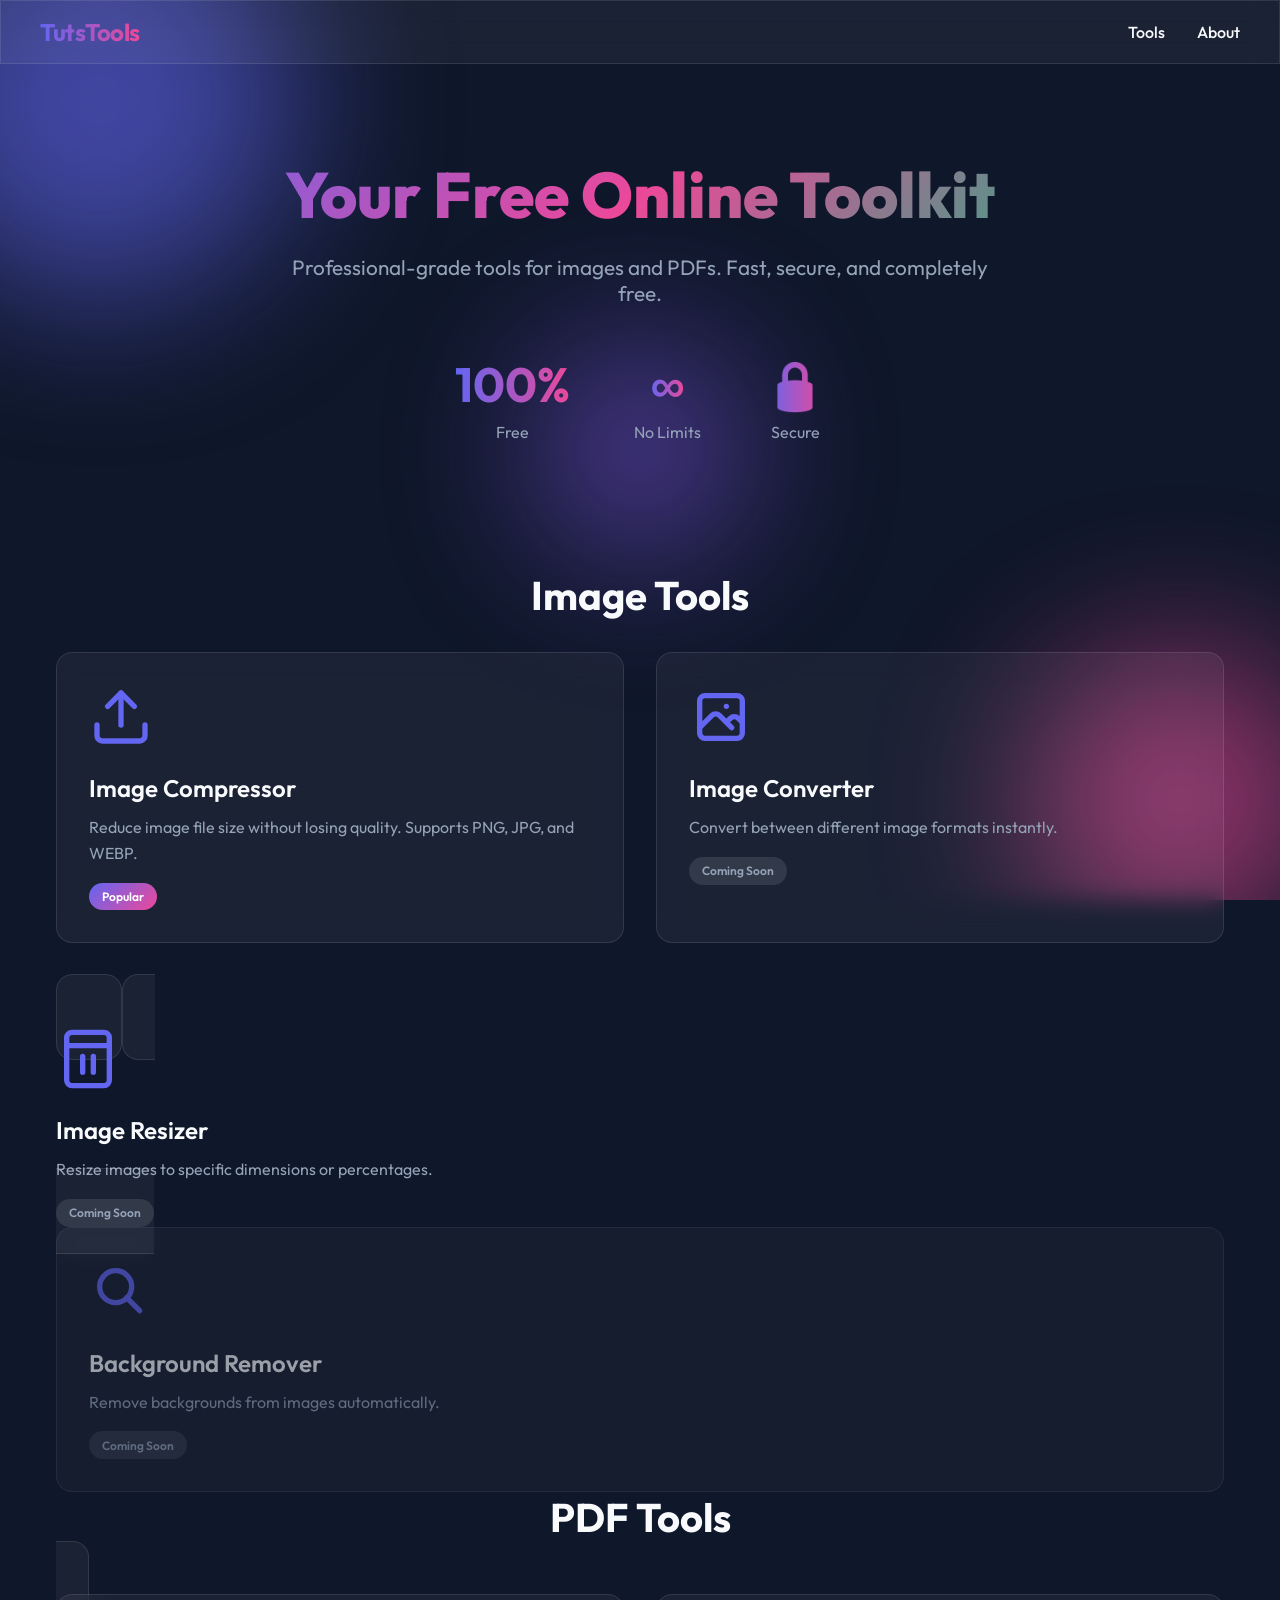
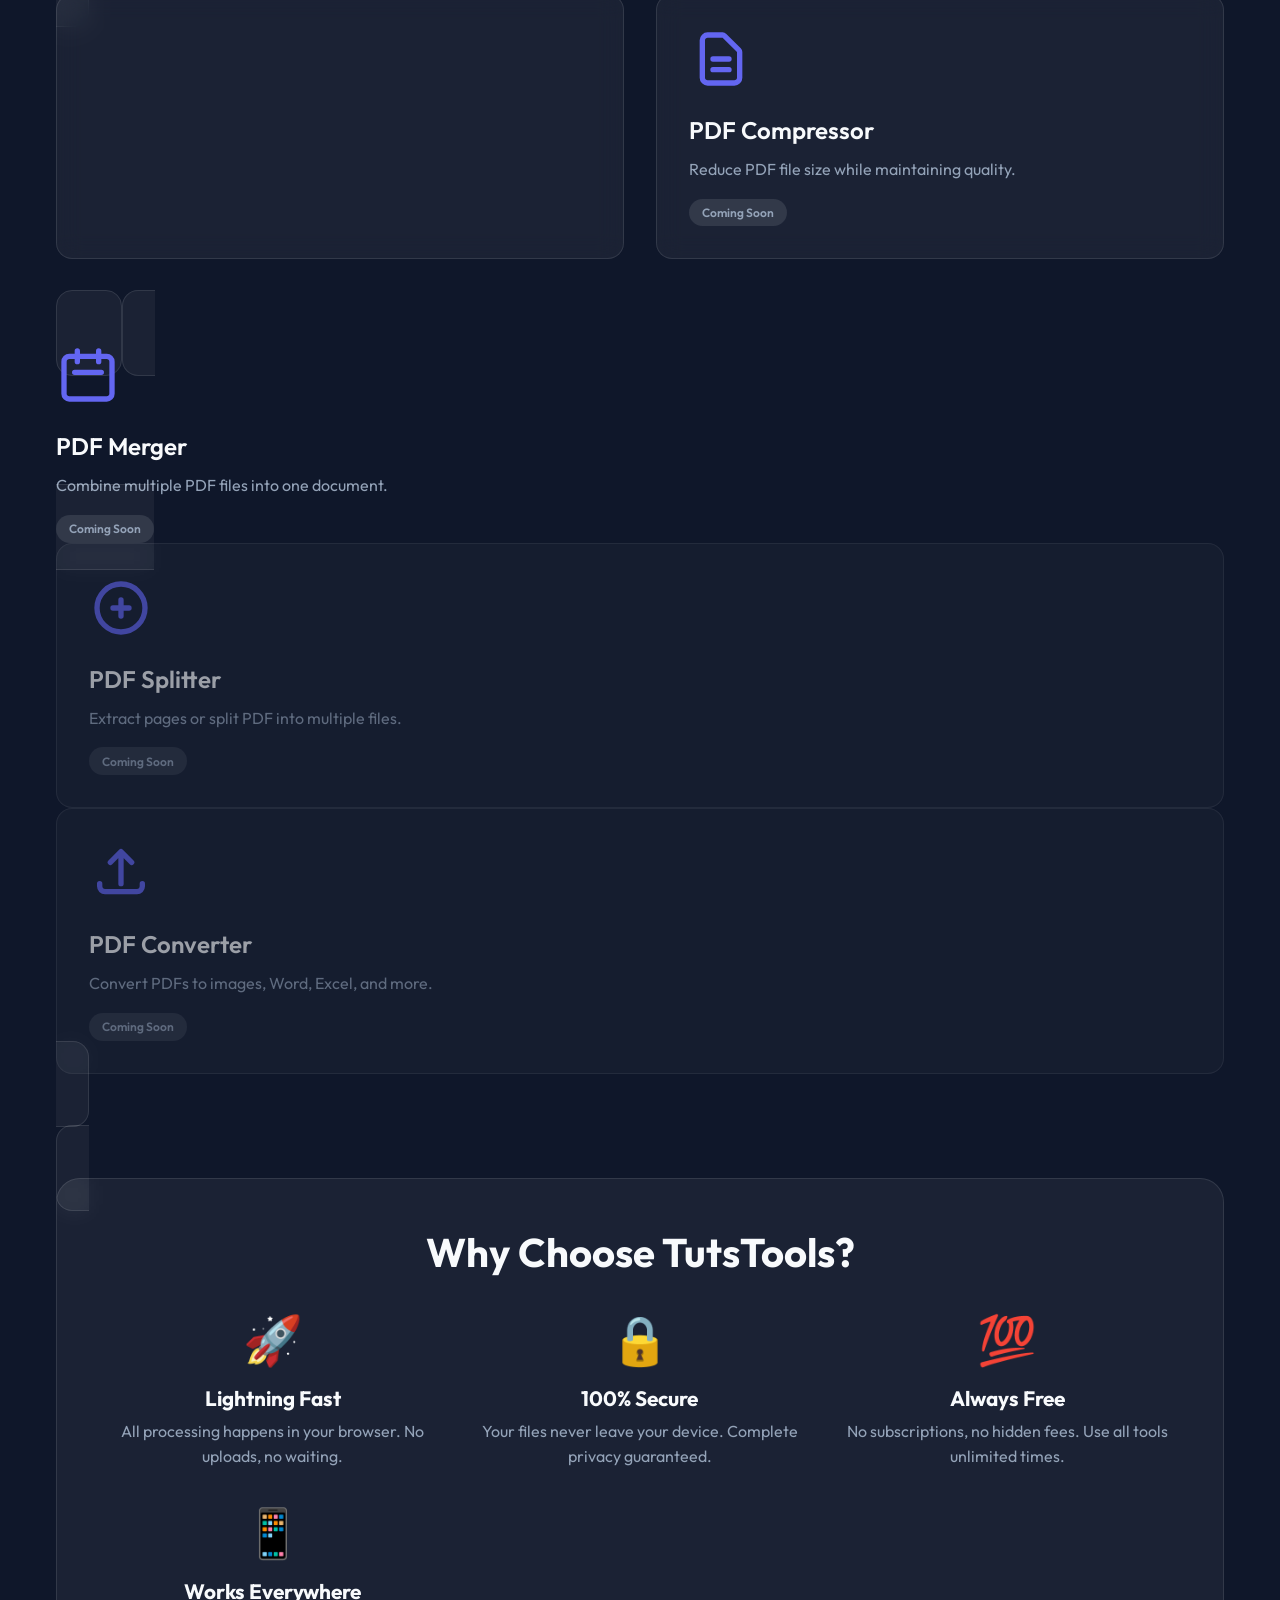
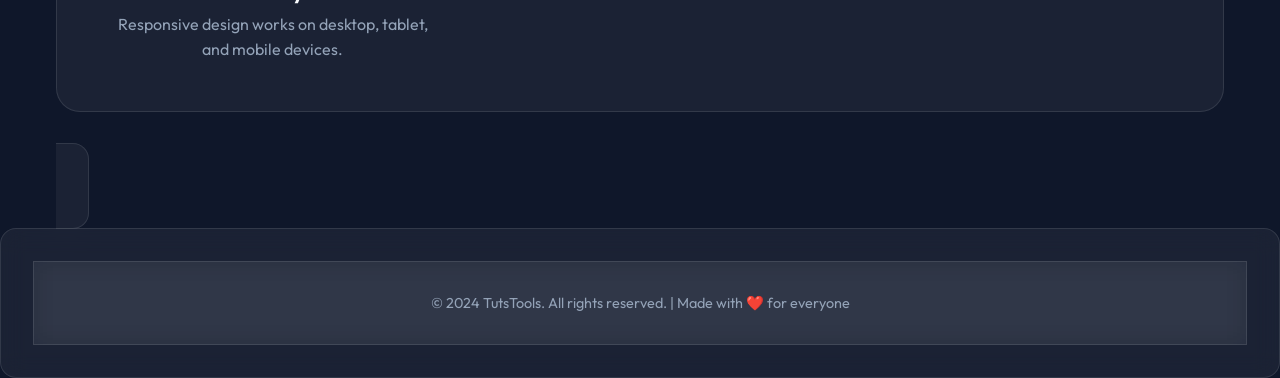
<file: index.html>
<!DOCTYPE html>
<html lang="en">

<head>
    <meta charset="UTF-8">
    <meta name="viewport" content="width=device-width, initial-scale=1.0">
    <meta name="description"
        content="Free online tools for image and PDF manipulation. Compress, convert, merge, and optimize your files with our easy-to-use web tools.">
    <meta name="keywords" content="online tools, image tools, pdf tools, free converter, image compressor, pdf merger">
    <meta name="author" content="TutsTools">
    <title>TutsTools - Free Online Image & PDF Tools</title>

    <!-- Open Graph / Facebook -->
    <meta property="og:type" content="website">
    <meta property="og:url" content="https://tutstools.com/">
    <meta property="og:title" content="TutsTools - Free Online Image & PDF Tools">
    <meta property="og:description"
        content="Free online tools for image and PDF manipulation. Compress, convert, merge, and optimize your files.">
    <meta property="og:image" content="https://tutstools.com/og-image.jpg">

    <!-- Twitter -->
    <meta property="twitter:card" content="summary_large_image">
    <meta property="twitter:url" content="https://tutstools.com/">
    <meta property="twitter:title" content="TutsTools - Free Online Image & PDF Tools">
    <meta property="twitter:description"
        content="Free online tools for image and PDF manipulation. Compress, convert, merge, and optimize your files.">
    <meta property="twitter:image" content="https://tutstools.com/og-image.jpg">

    <link rel="canonical" href="https://tutstools.com/">

    <!-- Google Fonts -->
    <link rel="preconnect" href="https://fonts.googleapis.com">
    <link rel="preconnect" href="https://fonts.gstatic.com" crossorigin>
    <link href="https://fonts.googleapis.com/css2?family=Outfit:wght@300;400;500;600;700;800&display=swap"
        rel="stylesheet">

    <!-- Styles -->
    <link rel="stylesheet" href="style.css">

    <!-- Google AdSense Placeholder -->
    <script async src="https://pagead2.googlesyndication.com/pagead/js/adsbygoogle.js?client=YOUR_AD_CLIENT_ID"
        crossorigin="anonymous"></script>
</head>

<body>

    <div class="background-blobs">
        <div class="blob blob-1"></div>
        <div class="blob blob-2"></div>
        <div class="blob blob-3"></div>
    </div>

    <header class="glass-header">
        <nav class="nav-container">
            <div class="logo">TutsTools</div>
            <div class="nav-links">
                <a href="#tools">Tools</a>
                <a href="#about">About</a>
            </div>
        </nav>
    </header>

    <main class="homepage-container">

        <!-- Hero Section -->
        <section class="hero-section">
            <h1 class="hero-title-large">Your Free Online Toolkit</h1>
            <p class="hero-subtitle-large">Professional-grade tools for images and PDFs. Fast, secure, and completely
                free.</p>
            <div class="hero-stats">
                <div class="stat-item">
                    <span class="stat-number">100%</span>
                    <span class="stat-label">Free</span>
                </div>
                <div class="stat-item">
                    <span class="stat-number">∞</span>
                    <span class="stat-label">No Limits</span>
                </div>
                <div class="stat-item">
                    <span class="stat-number">🔒</span>
                    <span class="stat-label">Secure</span>
                </div>
            </div>
        </section>

        <!-- Tools Section -->
        <section class="tools-section" id="tools">
            <h2 class="section-title">Image Tools</h2>
            <div class="tools-grid">
                <a href="image-compressor.html" class="tool-card glass-panel">
                    <div class="tool-icon">
                        <svg viewBox="0 0 24 24" fill="none" xmlns="http://www.w3.org/2000/svg">
                            <path
                                d="M21 15V19C21 19.5304 20.7893 20.0391 20.4142 20.4142C20.0391 20.7893 19.5304 21 19 21H5C4.46957 21 3.96086 20.7893 3.58579 20.4142C3.21071 20.0391 3 19.5304 3 19V15"
                                stroke="currentColor" stroke-width="2" stroke-linecap="round" stroke-linejoin="round" />
                            <path d="M17 8L12 3L7 8" stroke="currentColor" stroke-width="2" stroke-linecap="round"
                                stroke-linejoin="round" />
                            <path d="M12 3V15" stroke="currentColor" stroke-width="2" stroke-linecap="round"
                                stroke-linejoin="round" />
                        </svg>
                    </div>
                    <h3 class="tool-title">Image Compressor</h3>
                    <p class="tool-description">Reduce image file size without losing quality. Supports PNG, JPG, and
                        WEBP.</p>
                    <span class="tool-badge">Popular</span>
                </a>

                <a href="image-converter.html" class="tool-card glass-panel">
                    <div class="tool-icon">
                        <svg viewBox="0 0 24 24" fill="none" xmlns="http://www.w3.org/2000/svg">
                            <path
                                d="M4 16L8.586 11.414C8.96106 11.0391 9.46967 10.8284 10 10.8284C10.5303 10.8284 11.0389 11.0391 11.414 11.414L16 16M14 14L15.586 12.414C15.9611 12.0391 16.4697 11.8284 17 11.8284C17.5303 11.8284 18.0389 12.0391 18.414 12.414L20 14M14 8H14.01M6 20H18C18.5304 20 19.0391 19.7893 19.4142 19.4142C19.7893 19.0391 20 18.5304 20 18V6C20 5.46957 19.7893 4.96086 19.4142 4.58579C19.0391 4.21071 18.5304 4 18 4H6C5.46957 4 4.96086 4.21071 4.58579 4.58579C4.21071 4.96086 4 5.46957 4 6V18C4 18.5304 4.21071 19.0391 4.58579 19.4142C4.96086 19.7893 5.46957 20 6 20Z"
                                stroke="currentColor" stroke-width="2" stroke-linecap="round" stroke-linejoin="round" />
                        </svg>
                    </div>
                    <h3 class="tool-title">Image Converter</h3>
                    <p class="tool-description">Convert between different image formats instantly.</p>
                    <span class="tool-badge coming">Coming Soon</span>
            </div>

            <a href="image-resizer.html" class="tool-card glass-panel">
                <div class="tool-icon">
                    <svg viewBox="0 0 24 24" fill="none" xmlns="http://www.w3.org/2000/svg">
                        <path
                            d="M4 7V4C4 3.46957 4.21071 2.96086 4.58579 2.58579C4.96086 2.21071 5.46957 2 6 2H18C18.5304 2 19.0391 2.21071 19.4142 2.58579C19.7893 2.96086 20 3.46957 20 4V7M4 7H20M4 7V20C4 20.5304 4.21071 21.0391 4.58579 21.4142C4.96086 21.7893 5.46957 22 6 22H18C18.5304 22 19.0391 21.7893 19.4142 21.4142C19.7893 21.0391 20 20.5304 20 20V7M10 11V17M14 11V17"
                            stroke="currentColor" stroke-width="2" stroke-linecap="round" stroke-linejoin="round" />
                    </svg>
                </div>
                <h3 class="tool-title">Image Resizer</h3>
                <p class="tool-description">Resize images to specific dimensions or percentages.</p>
                <span class="tool-badge coming">Coming Soon</span>
                </div>

                <div class="tool-card glass-panel coming-soon">
                    <div class="tool-icon">
                        <svg viewBox="0 0 24 24" fill="none" xmlns="http://www.w3.org/2000/svg">
                            <path
                                d="M14.121 14.121L19 19M16 10C16 13.3137 13.3137 16 10 16C6.68629 16 4 13.3137 4 10C4 6.68629 6.68629 4 10 4C13.3137 4 16 6.68629 16 10Z"
                                stroke="currentColor" stroke-width="2" stroke-linecap="round" stroke-linejoin="round" />
                        </svg>
                    </div>
                    <h3 class="tool-title">Background Remover</h3>
                    <p class="tool-description">Remove backgrounds from images automatically.</p>
                    <span class="tool-badge coming">Coming Soon</span>
                </div>
                </div>

                <h2 class="section-title">PDF Tools</h2>
                <div class="tools-grid">
                    <a href="pdf-compressor.html" class="tool-card glass-panel">
                        <div class="tool-icon">
                            <svg viewBox="0 0 24 24" fill="none" xmlns="http://www.w3.org/2000/svg">
                                <path
                                    d="M9 12H15M9 16H15M17 21H7C6.46957 21 5.96086 20.7893 5.58579 20.4142C5.21071 20.0391 5 19.5304 5 19V5C5 4.46957 5.21071 3.96086 5.58579 3.58579C5.96086 3.21071 6.46957 3 7 3H12.586C12.8512 3.00006 13.1055 3.10545 13.293 3.293L18.707 8.707C18.8946 8.89449 18.9999 9.1488 19 9.414V19C19 19.5304 18.7893 20.0391 18.4142 20.4142C18.0391 20.7893 17.5304 21 17 21Z"
                                    stroke="currentColor" stroke-width="2" stroke-linecap="round"
                                    stroke-linejoin="round" />
                            </svg>
                        </div>
                        <h3 class="tool-title">PDF Compressor</h3>
                        <p class="tool-description">Reduce PDF file size while maintaining quality.</p>
                        <span class="tool-badge coming">Coming Soon</span>
                </div>

                <a href="pdf-merger.html" class="tool-card glass-panel">
                    <div class="tool-icon">
                        <svg viewBox="0 0 24 24" fill="none" xmlns="http://www.w3.org/2000/svg">
                            <path
                                d="M8 7V3M16 7V3M7 11H17M5 21H19C19.5304 21 20.0391 20.7893 20.4142 20.4142C20.7893 20.0391 21 19.5304 21 19V7C21 6.46957 20.7893 5.96086 20.4142 5.58579C20.0391 5.21071 19.5304 5 19 5H5C4.46957 5 3.96086 5.21071 3.58579 5.58579C3.21071 5.96086 3 6.46957 3 7V19C3 19.5304 3.21071 20.0391 3.58579 20.4142C3.96086 20.7893 4.46957 21 5 21Z"
                                stroke="currentColor" stroke-width="2" stroke-linecap="round" stroke-linejoin="round" />
                        </svg>
                    </div>
                    <h3 class="tool-title">PDF Merger</h3>
                    <p class="tool-description">Combine multiple PDF files into one document.</p>
                    <span class="tool-badge coming">Coming Soon</span>
                    </div>

                    <div class="tool-card glass-panel coming-soon">
                        <div class="tool-icon">
                            <svg viewBox="0 0 24 24" fill="none" xmlns="http://www.w3.org/2000/svg">
                                <path
                                    d="M9 12H15M12 9V15M21 12C21 16.9706 16.9706 21 12 21C7.02944 21 3 16.9706 3 12C3 7.02944 7.02944 3 12 3C16.9706 3 21 7.02944 21 12Z"
                                    stroke="currentColor" stroke-width="2" stroke-linecap="round"
                                    stroke-linejoin="round" />
                            </svg>
                        </div>
                        <h3 class="tool-title">PDF Splitter</h3>
                        <p class="tool-description">Extract pages or split PDF into multiple files.</p>
                        <span class="tool-badge coming">Coming Soon</span>
                    </div>

                    <div class="tool-card glass-panel coming-soon">
                        <div class="tool-icon">
                            <svg viewBox="0 0 24 24" fill="none" xmlns="http://www.w3.org/2000/svg">
                                <path
                                    d="M4 16V17C4 17.5304 4.21071 18.0391 4.58579 18.4142C4.96086 18.7893 5.46957 19 6 19H18C18.5304 19 19.0391 18.7893 19.4142 18.4142C19.7893 18.0391 20 17.5304 20 17V16M16 8L12 4M12 4L8 8M12 4V16"
                                    stroke="currentColor" stroke-width="2" stroke-linecap="round"
                                    stroke-linejoin="round" />
                            </svg>
                        </div>
                        <h3 class="tool-title">PDF Converter</h3>
                        <p class="tool-description">Convert PDFs to images, Word, Excel, and more.</p>
                        <span class="tool-badge coming">Coming Soon</span>
                    </div>
                    </div>
        </section>

        <!-- About Section -->
        <section class="about-section glass-panel" id="about">
            <h2 class="section-title">Why Choose TutsTools?</h2>
            <div class="features-grid">
                <div class="feature-item">
                    <div class="feature-icon">🚀</div>
                    <h3>Lightning Fast</h3>
                    <p>All processing happens in your browser. No uploads, no waiting.</p>
                </div>
                <div class="feature-item">
                    <div class="feature-icon">🔒</div>
                    <h3>100% Secure</h3>
                    <p>Your files never leave your device. Complete privacy guaranteed.</p>
                </div>
                <div class="feature-item">
                    <div class="feature-icon">💯</div>
                    <h3>Always Free</h3>
                    <p>No subscriptions, no hidden fees. Use all tools unlimited times.</p>
                </div>
                <div class="feature-item">
                    <div class="feature-icon">📱</div>
                    <h3>Works Everywhere</h3>
                    <p>Responsive design works on desktop, tablet, and mobile devices.</p>
                </div>
            </div>
        </section>

    </main>

    <footer class="glass-footer">
        <p>&copy; 2024 TutsTools. All rights reserved. | Made with ❤️ for everyone</p>
    </footer>

</body>

</html>
</file>
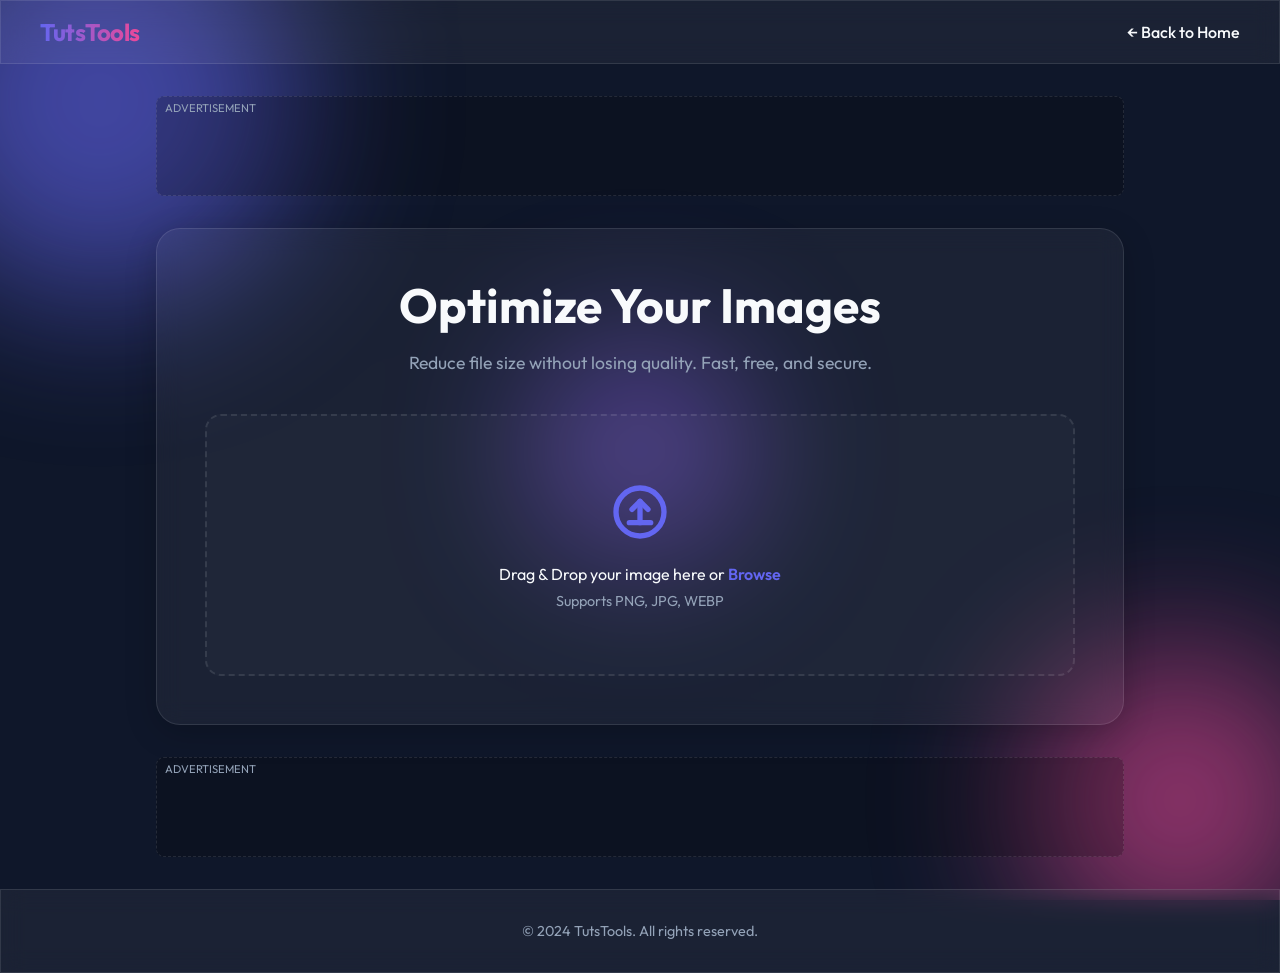
<file: image-compressor.html>
<!DOCTYPE html>
<html lang="en">

<head>
    <meta charset="UTF-8">
    <meta name="viewport" content="width=device-width, initial-scale=1.0">
    <meta name="description"
        content="Free online image compression tool. Optimize your images for the web with adjustable compression levels. Fast, secure, and fully responsive.">
    <meta name="keywords"
        content="image compressor, reduce image size, optimize image, online image tool, jpeg compressor, png optimizer">
    <meta name="author" content="TutsTools">
    <title>Image Compressor - TutsTools</title>

    <!-- Google Fonts -->
    <link rel="preconnect" href="https://fonts.googleapis.com">
    <link rel="preconnect" href="https://fonts.gstatic.com" crossorigin>
    <link href="https://fonts.googleapis.com/css2?family=Outfit:wght@300;400;500;600;700&display=swap" rel="stylesheet">

    <!-- Styles -->
    <link rel="stylesheet" href="style.css">

    <!-- Google AdSense Placeholder -->
    <script async src="https://pagead2.googlesyndication.com/pagead/js/adsbygoogle.js?client=YOUR_AD_CLIENT_ID"
        crossorigin="anonymous"></script>
</head>

<body>

    <div class="background-blobs">
        <div class="blob blob-1"></div>
        <div class="blob blob-2"></div>
        <div class="blob blob-3"></div>
    </div>

    <header class="glass-header">
        <nav class="nav-container">
            <a href="index.html" class="logo" style="text-decoration: none;">TutsTools</a>
            <a href="index.html" style="color: var(--text-main); text-decoration: none; font-weight: 500;">← Back to
                Home</a>
        </nav>
    </header>

    <main class="container">

        <!-- Top Ad Space -->
        <div class="ad-space ad-top">
            <span class="ad-label">Advertisement</span>
            <ins class="adsbygoogle" style="display:block" data-ad-client="YOUR_AD_CLIENT_ID"
                data-ad-slot="YOUR_AD_SLOT_ID" data-ad-format="auto" data-full-width-responsive="true"></ins>
            <script>
                (adsbygoogle = window.adsbygoogle || []).push({});
            </script>
        </div>

        <section class="tool-section glass-panel">
            <h1 class="hero-title">Optimize Your Images</h1>
            <p class="hero-subtitle">Reduce file size without losing quality. Fast, free, and secure.</p>

            <div class="upload-area" id="uploadArea">
                <input type="file" id="fileInput" accept="image/png, image/jpeg, image/webp" hidden>
                <div class="upload-content">
                    <svg class="upload-icon" viewBox="0 0 24 24" fill="none" xmlns="http://www.w3.org/2000/svg">
                        <path d="M12 16L12 8" stroke="currentColor" stroke-width="2" stroke-linecap="round"
                            stroke-linejoin="round" />
                        <path d="M9 11L12 8 15 11" stroke="currentColor" stroke-width="2" stroke-linecap="round"
                            stroke-linejoin="round" />
                        <path d="M8 16H16" stroke="currentColor" stroke-width="2" stroke-linecap="round"
                            stroke-linejoin="round" />
                        <path
                            d="M3 12C3 7.02944 7.02944 3 12 3C16.9706 3 21 7.02944 21 12C21 16.9706 16.9706 21 12 21C7.02944 21 3 16.9706 3 12Z"
                            stroke="currentColor" stroke-width="2" />
                    </svg>
                    <p>Drag & Drop your image here or <span class="highlight">Browse</span></p>
                    <p class="file-types">Supports PNG, JPG, WEBP</p>
                </div>
            </div>

            <div class="editor-area hidden" id="editorArea">
                <div class="preview-container">
                    <div class="image-wrapper">
                        <span class="badge">Original</span>
                        <img id="originalPreview" alt="Original Image">
                        <div class="file-info" id="originalInfo">0 KB</div>
                    </div>
                    <div class="image-wrapper">
                        <span class="badge">Compressed</span>
                        <img id="compressedPreview" alt="Compressed Image">
                        <div class="file-info" id="compressedInfo">0 KB</div>
                    </div>
                </div>

                <div class="controls">
                    <div class="settings-grid">
                        <div class="control-group">
                            <label for="formatSelect">Output Format</label>
                            <select id="formatSelect">
                                <option value="original">Keep Original</option>
                                <option value="image/jpeg">JPEG</option>
                                <option value="image/png">PNG</option>
                                <option value="image/webp">WEBP</option>
                            </select>
                        </div>
                        <div class="control-group">
                            <label for="maxWidth">Max Width (px)</label>
                            <input type="number" id="maxWidth" placeholder="Auto">
                        </div>
                        <div class="control-group">
                            <label for="maxHeight">Max Height (px)</label>
                            <input type="number" id="maxHeight" placeholder="Auto">
                        </div>
                    </div>

                    <div class="slider-container">
                        <label for="qualitySlider">Compression Level: <span id="qualityValue">80%</span></label>
                        <input type="range" id="qualitySlider" min="1" max="100" value="80">
                        <div class="slider-labels">
                            <span>Low Quality</span>
                            <span>High Quality</span>
                        </div>
                    </div>

                    <div class="action-buttons">
                        <button id="downloadBtn" class="btn-primary">
                            Download Compressed Image
                        </button>
                        <button id="resetBtn" class="btn-secondary">
                            Upload New Image
                        </button>
                    </div>
                </div>
            </div>
        </section>

        <!-- Bottom Ad Space -->
        <div class="ad-space ad-bottom">
            <span class="ad-label">Advertisement</span>
            <ins class="adsbygoogle" style="display:block" data-ad-client="YOUR_AD_CLIENT_ID"
                data-ad-slot="YOUR_AD_SLOT_ID" data-ad-format="auto" data-full-width-responsive="true"></ins>
            <script>
                (adsbygoogle = window.adsbygoogle || []).push({});
            </script>
        </div>

    </main>

    <footer class="glass-footer">
        <p>&copy; 2024 TutsTools. All rights reserved.</p>
    </footer>

    <script src="script.js"></script>
</body>

</html>
</file>
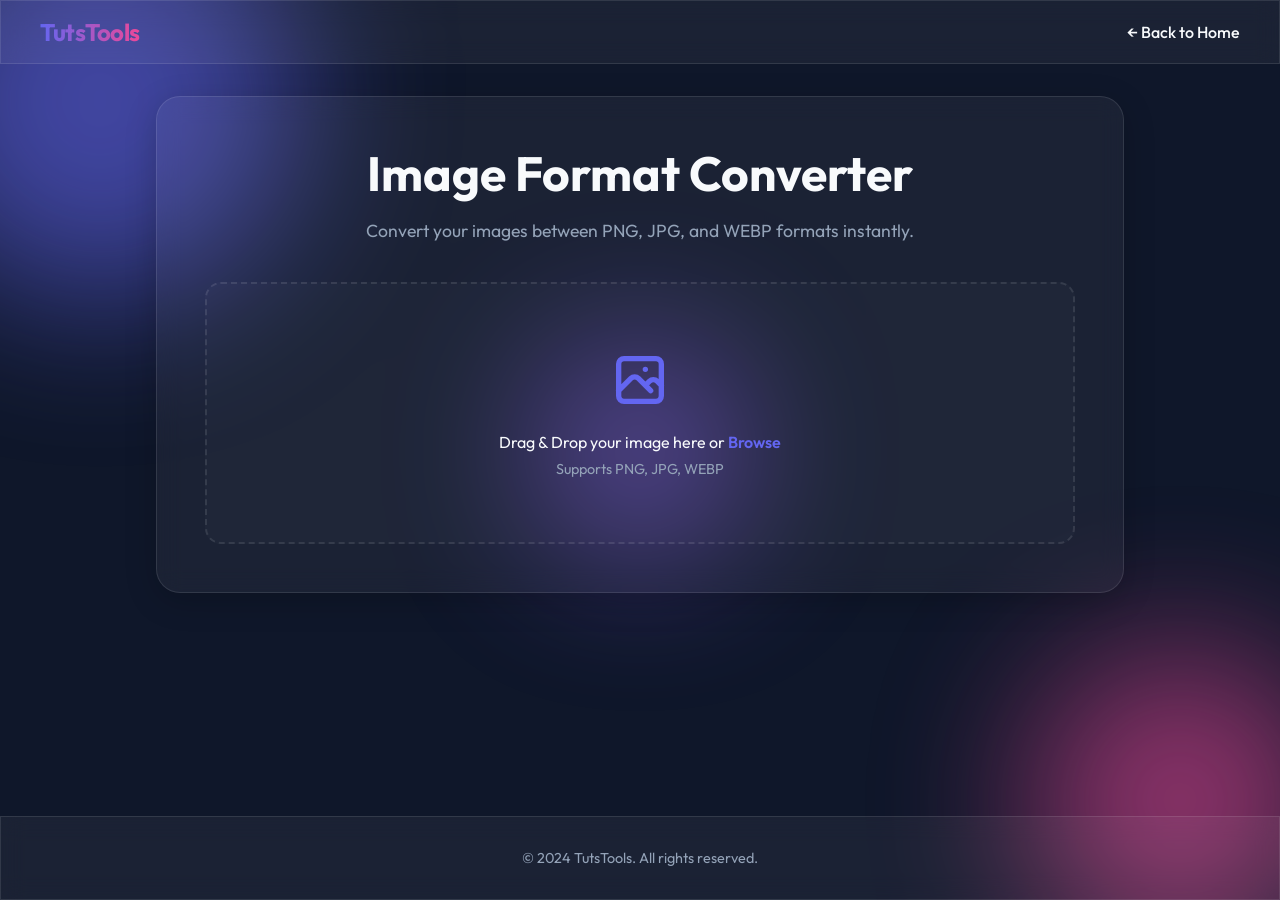
<file: image-converter.html>
<!DOCTYPE html>
<html lang="en">

<head>
    <meta charset="UTF-8">
    <meta name="viewport" content="width=device-width, initial-scale=1.0">
    <meta name="description"
        content="Free online image format converter. Convert between PNG, JPG, JPEG, and WEBP formats instantly.">
    <title>Image Converter - TutsTools</title>

    <link rel="preconnect" href="https://fonts.googleapis.com">
    <link rel="preconnect" href="https://fonts.gstatic.com" crossorigin>
    <link href="https://fonts.googleapis.com/css2?family=Outfit:wght@300;400;500;600;700&display=swap" rel="stylesheet">
    <link rel="stylesheet" href="style.css">
</head>

<body>
    <div class="background-blobs">
        <div class="blob blob-1"></div>
        <div class="blob blob-2"></div>
        <div class="blob blob-3"></div>
    </div>

    <header class="glass-header">
        <nav class="nav-container">
            <a href="index.html" class="logo" style="text-decoration: none;">TutsTools</a>
            <a href="index.html" style="color: var(--text-main); text-decoration: none; font-weight: 500;">← Back to
                Home</a>
        </nav>
    </header>

    <main class="container">
        <section class="tool-section glass-panel">
            <h1 class="hero-title">Image Format Converter</h1>
            <p class="hero-subtitle">Convert your images between PNG, JPG, and WEBP formats instantly.</p>

            <div class="upload-area" id="uploadArea">
                <input type="file" id="fileInput" accept="image/png, image/jpeg, image/jpg, image/webp" hidden>
                <div class="upload-content">
                    <svg class="upload-icon" viewBox="0 0 24 24" fill="none" xmlns="http://www.w3.org/2000/svg">
                        <path
                            d="M4 16L8.586 11.414C8.96106 11.0391 9.46967 10.8284 10 10.8284C10.5303 10.8284 11.0389 11.0391 11.414 11.414L16 16M14 14L15.586 12.414C15.9611 12.0391 16.4697 11.8284 17 11.8284C17.5303 11.8284 18.0389 12.0391 18.414 12.414L20 14M14 8H14.01M6 20H18C18.5304 20 19.0391 19.7893 19.4142 19.4142C19.7893 19.0391 20 18.5304 20 18V6C20 5.46957 19.7893 4.96086 19.4142 4.58579C19.0391 4.21071 18.5304 4 18 4H6C5.46957 4 4.96086 4.21071 4.58579 4.58579C4.21071 4.96086 4 5.46957 4 6V18C4 18.5304 4.21071 19.0391 4.58579 19.4142C4.96086 19.7893 5.46957 20 6 20Z"
                            stroke="currentColor" stroke-width="2" stroke-linecap="round" stroke-linejoin="round" />
                    </svg>
                    <p>Drag & Drop your image here or <span class="highlight">Browse</span></p>
                    <p class="file-types">Supports PNG, JPG, WEBP</p>
                </div>
            </div>

            <div class="editor-area hidden" id="editorArea">
                <div class="preview-container">
                    <div class="image-wrapper">
                        <span class="badge">Preview</span>
                        <img id="imagePreview" alt="Image Preview">
                        <div class="file-info" id="fileInfo">0 KB</div>
                    </div>
                </div>

                <div class="controls">
                    <div class="settings-grid" style="grid-template-columns: 1fr;">
                        <div class="control-group">
                            <label for="formatSelect">Convert To:</label>
                            <select id="formatSelect">
                                <option value="image/png">PNG</option>
                                <option value="image/jpeg">JPEG</option>
                                <option value="image/webp">WEBP</option>
                            </select>
                        </div>
                    </div>

                    <div class="action-buttons">
                        <button id="convertBtn" class="btn-primary">
                            Convert & Download
                        </button>
                        <button id="resetBtn" class="btn-secondary">
                            Upload New Image
                        </button>
                    </div>
                </div>
            </div>
        </section>
    </main>

    <footer class="glass-footer">
        <p>&copy; 2024 TutsTools. All rights reserved.</p>
    </footer>

    <script src="image-converter.js"></script>
</body>

</html>
</file>
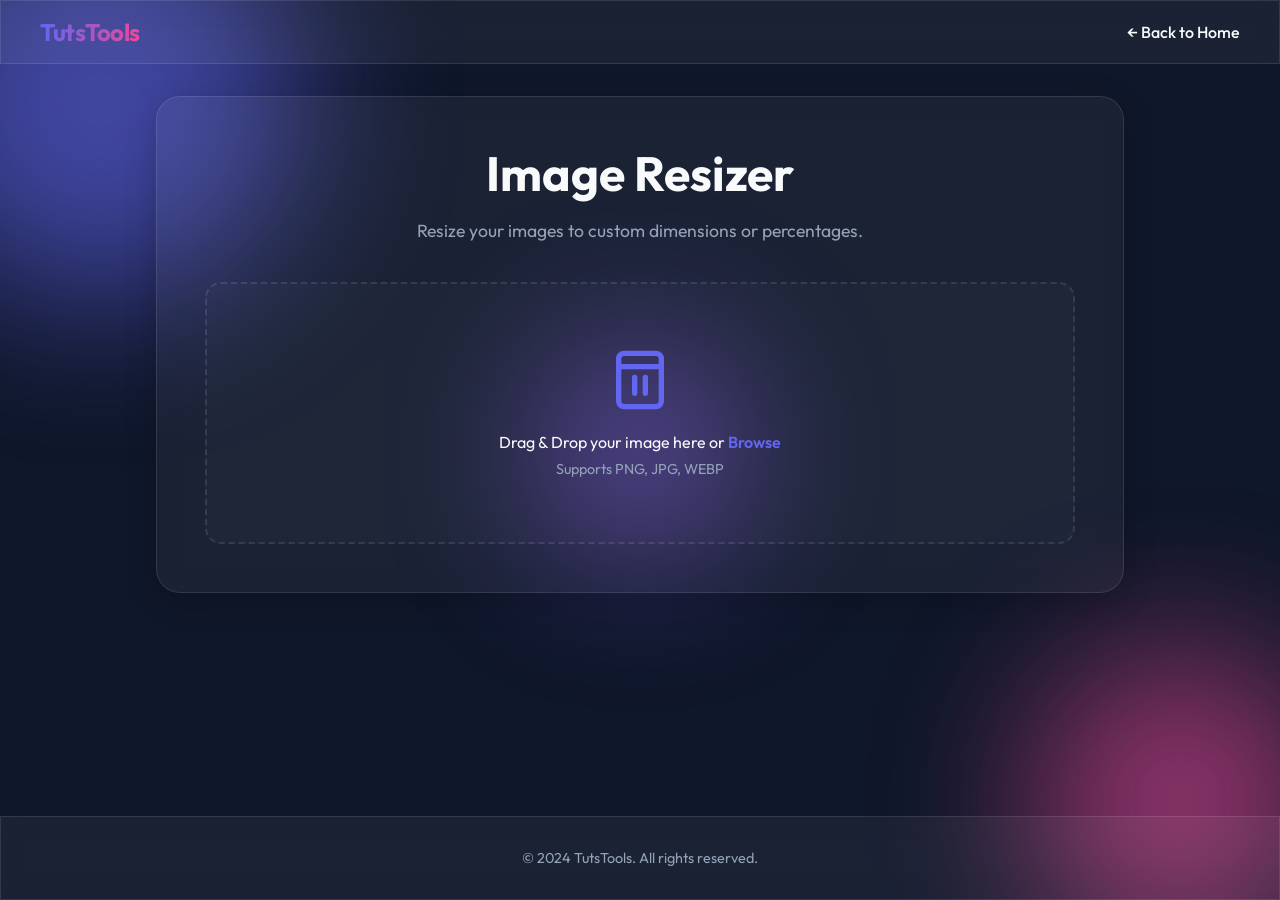
<file: image-resizer.html>
<!DOCTYPE html>
<html lang="en">

<head>
    <meta charset="UTF-8">
    <meta name="viewport" content="width=device-width, initial-scale=1.0">
    <meta name="description"
        content="Free online image resizer. Resize images by dimensions or percentage with aspect ratio control.">
    <title>Image Resizer - TutsTools</title>

    <link rel="preconnect" href="https://fonts.googleapis.com">
    <link rel="preconnect" href="https://fonts.gstatic.com" crossorigin>
    <link href="https://fonts.googleapis.com/css2?family=Outfit:wght@300;400;500;600;700&display=swap" rel="stylesheet">
    <link rel="stylesheet" href="style.css">
</head>

<body>
    <div class="background-blobs">
        <div class="blob blob-1"></div>
        <div class="blob blob-2"></div>
        <div class="blob blob-3"></div>
    </div>

    <header class="glass-header">
        <nav class="nav-container">
            <a href="index.html" class="logo" style="text-decoration: none;">TutsTools</a>
            <a href="index.html" style="color: var(--text-main); text-decoration: none; font-weight: 500;">← Back to
                Home</a>
        </nav>
    </header>

    <main class="container">
        <section class="tool-section glass-panel">
            <h1 class="hero-title">Image Resizer</h1>
            <p class="hero-subtitle">Resize your images to custom dimensions or percentages.</p>

            <div class="upload-area" id="uploadArea">
                <input type="file" id="fileInput" accept="image/png, image/jpeg, image/jpg, image/webp" hidden>
                <div class="upload-content">
                    <svg class="upload-icon" viewBox="0 0 24 24" fill="none" xmlns="http://www.w3.org/2000/svg">
                        <path
                            d="M4 7V4C4 3.46957 4.21071 2.96086 4.58579 2.58579C4.96086 2.21071 5.46957 2 6 2H18C18.5304 2 19.0391 2.21071 19.4142 2.58579C19.7893 2.96086 20 3.46957 20 4V7M4 7H20M4 7V20C4 20.5304 4.21071 21.0391 4.58579 21.4142C4.96086 21.7893 5.46957 22 6 22H18C18.5304 22 19.0391 21.7893 19.4142 21.4142C19.7893 21.0391 20 20.5304 20 20V7M10 11V17M14 11V17"
                            stroke="currentColor" stroke-width="2" stroke-linecap="round" stroke-linejoin="round" />
                    </svg>
                    <p>Drag & Drop your image here or <span class="highlight">Browse</span></p>
                    <p class="file-types">Supports PNG, JPG, WEBP</p>
                </div>
            </div>

            <div class="editor-area hidden" id="editorArea">
                <div class="preview-container">
                    <div class="image-wrapper">
                        <span class="badge">Original</span>
                        <img id="originalPreview" alt="Original Image">
                        <div class="file-info" id="originalInfo">0 KB</div>
                    </div>
                    <div class="image-wrapper">
                        <span class="badge">Resized</span>
                        <img id="resizedPreview" alt="Resized Image">
                        <div class="file-info" id="resizedInfo">0 KB</div>
                    </div>
                </div>

                <div class="controls">
                    <div class="settings-grid">
                        <div class="control-group">
                            <label for="widthInput">Width (px)</label>
                            <input type="number" id="widthInput" placeholder="Auto" min="1">
                        </div>
                        <div class="control-group">
                            <label for="heightInput">Height (px)</label>
                            <input type="number" id="heightInput" placeholder="Auto" min="1">
                        </div>
                        <div class="control-group">
                            <label for="aspectRatio">
                                <input type="checkbox" id="aspectRatio" checked style="width: auto; margin-right: 8px;">
                                Lock Aspect Ratio
                            </label>
                        </div>
                    </div>

                    <div class="action-buttons">
                        <button id="downloadBtn" class="btn-primary">
                            Download Resized Image
                        </button>
                        <button id="resetBtn" class="btn-secondary">
                            Upload New Image
                        </button>
                    </div>
                </div>
            </div>
        </section>
    </main>

    <footer class="glass-footer">
        <p>&copy; 2024 TutsTools. All rights reserved.</p>
    </footer>

    <script src="image-resizer.js"></script>
</body>

</html>
</file>
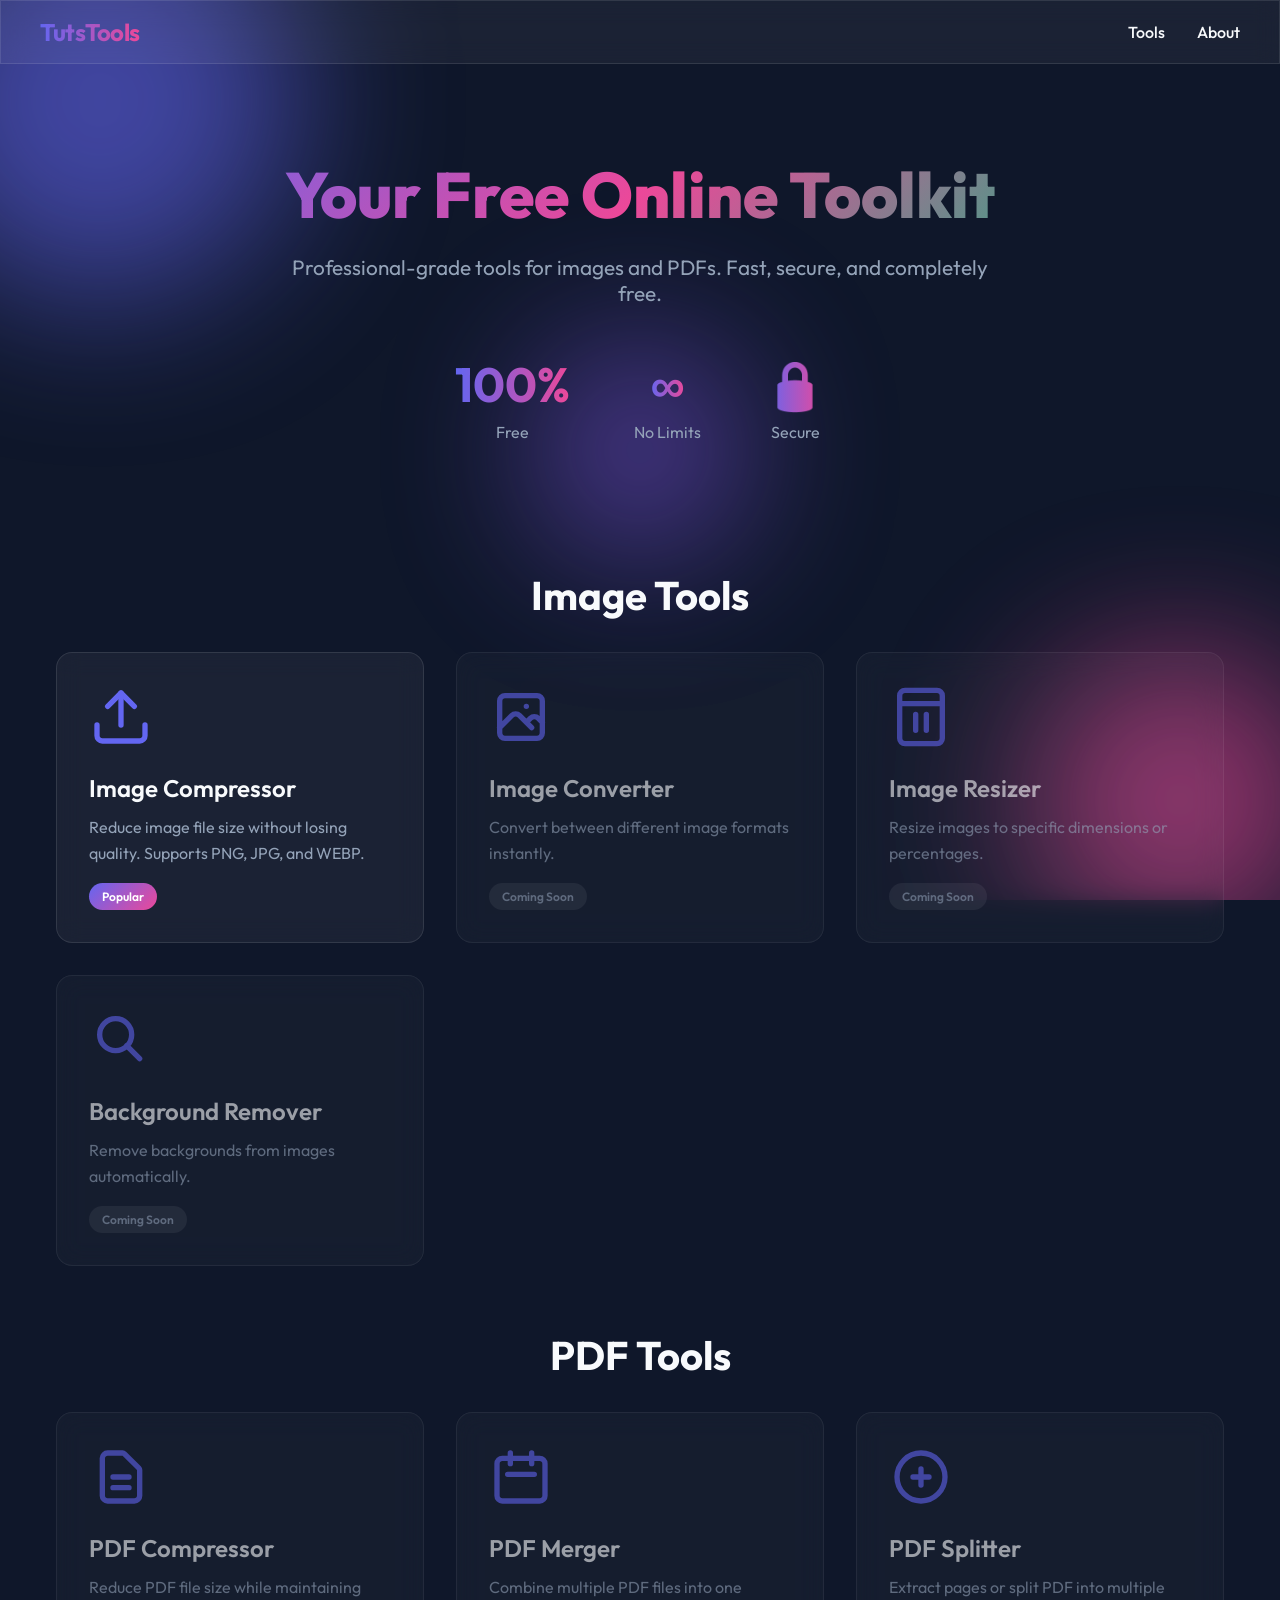
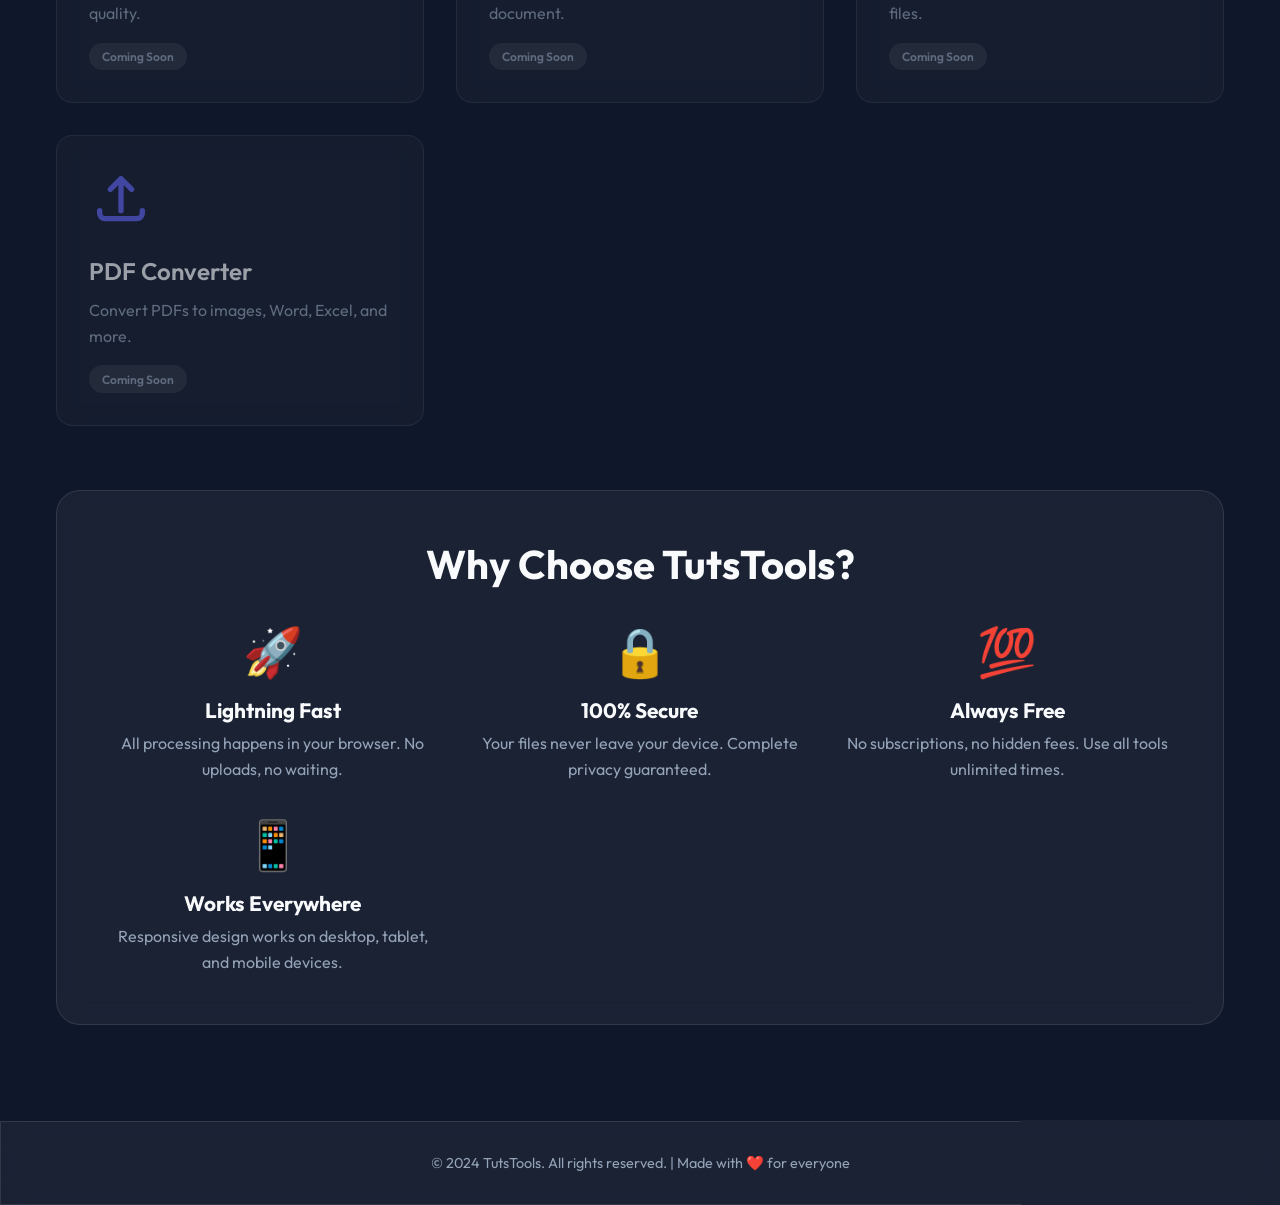
<file: index-backup.html>
<!DOCTYPE html>
<html lang="en">

<head>
    <meta charset="UTF-8">
    <meta name="viewport" content="width=device-width, initial-scale=1.0">
    <meta name="description"
        content="Free online tools for image and PDF manipulation. Compress, convert, merge, and optimize your files with our easy-to-use web tools.">
    <meta name="keywords" content="online tools, image tools, pdf tools, free converter, image compressor, pdf merger">
    <meta name="author" content="TutsTools">
    <title>TutsTools - Free Online Image & PDF Tools</title>

    <!-- Open Graph / Facebook -->
    <meta property="og:type" content="website">
    <meta property="og:url" content="https://tutstools.com/">
    <meta property="og:title" content="TutsTools - Free Online Image & PDF Tools">
    <meta property="og:description"
        content="Free online tools for image and PDF manipulation. Compress, convert, merge, and optimize your files.">
    <meta property="og:image" content="https://tutstools.com/og-image.jpg">

    <!-- Twitter -->
    <meta property="twitter:card" content="summary_large_image">
    <meta property="twitter:url" content="https://tutstools.com/">
    <meta property="twitter:title" content="TutsTools - Free Online Image & PDF Tools">
    <meta property="twitter:description"
        content="Free online tools for image and PDF manipulation. Compress, convert, merge, and optimize your files.">
    <meta property="twitter:image" content="https://tutstools.com/og-image.jpg">

    <link rel="canonical" href="https://tutstools.com/">

    <!-- Google Fonts -->
    <link rel="preconnect" href="https://fonts.googleapis.com">
    <link rel="preconnect" href="https://fonts.gstatic.com" crossorigin>
    <link href="https://fonts.googleapis.com/css2?family=Outfit:wght@300;400;500;600;700;800&display=swap"
        rel="stylesheet">

    <!-- Styles -->
    <link rel="stylesheet" href="style.css">

    <!-- Google AdSense Placeholder -->
    <script async src="https://pagead2.googlesyndication.com/pagead/js/adsbygoogle.js?client=YOUR_AD_CLIENT_ID"
        crossorigin="anonymous"></script>
</head>

<body>

    <div class="background-blobs">
        <div class="blob blob-1"></div>
        <div class="blob blob-2"></div>
        <div class="blob blob-3"></div>
    </div>

    <header class="glass-header">
        <nav class="nav-container">
            <div class="logo">TutsTools</div>
            <div class="nav-links">
                <a href="#tools">Tools</a>
                <a href="#about">About</a>
            </div>
        </nav>
    </header>

    <main class="homepage-container">

        <!-- Hero Section -->
        <section class="hero-section">
            <h1 class="hero-title-large">Your Free Online Toolkit</h1>
            <p class="hero-subtitle-large">Professional-grade tools for images and PDFs. Fast, secure, and completely
                free.</p>
            <div class="hero-stats">
                <div class="stat-item">
                    <span class="stat-number">100%</span>
                    <span class="stat-label">Free</span>
                </div>
                <div class="stat-item">
                    <span class="stat-number">∞</span>
                    <span class="stat-label">No Limits</span>
                </div>
                <div class="stat-item">
                    <span class="stat-number">🔒</span>
                    <span class="stat-label">Secure</span>
                </div>
            </div>
        </section>

        <!-- Tools Section -->
        <section class="tools-section" id="tools">
            <h2 class="section-title">Image Tools</h2>
            <div class="tools-grid">
                <a href="image-compressor.html" class="tool-card glass-panel">
                    <div class="tool-icon">
                        <svg viewBox="0 0 24 24" fill="none" xmlns="http://www.w3.org/2000/svg">
                            <path
                                d="M21 15V19C21 19.5304 20.7893 20.0391 20.4142 20.4142C20.0391 20.7893 19.5304 21 19 21H5C4.46957 21 3.96086 20.7893 3.58579 20.4142C3.21071 20.0391 3 19.5304 3 19V15"
                                stroke="currentColor" stroke-width="2" stroke-linecap="round" stroke-linejoin="round" />
                            <path d="M17 8L12 3L7 8" stroke="currentColor" stroke-width="2" stroke-linecap="round"
                                stroke-linejoin="round" />
                            <path d="M12 3V15" stroke="currentColor" stroke-width="2" stroke-linecap="round"
                                stroke-linejoin="round" />
                        </svg>
                    </div>
                    <h3 class="tool-title">Image Compressor</h3>
                    <p class="tool-description">Reduce image file size without losing quality. Supports PNG, JPG, and
                        WEBP.</p>
                    <span class="tool-badge">Popular</span>
                </a>

                <div class="tool-card glass-panel coming-soon">
                    <div class="tool-icon">
                        <svg viewBox="0 0 24 24" fill="none" xmlns="http://www.w3.org/2000/svg">
                            <path
                                d="M4 16L8.586 11.414C8.96106 11.0391 9.46967 10.8284 10 10.8284C10.5303 10.8284 11.0389 11.0391 11.414 11.414L16 16M14 14L15.586 12.414C15.9611 12.0391 16.4697 11.8284 17 11.8284C17.5303 11.8284 18.0389 12.0391 18.414 12.414L20 14M14 8H14.01M6 20H18C18.5304 20 19.0391 19.7893 19.4142 19.4142C19.7893 19.0391 20 18.5304 20 18V6C20 5.46957 19.7893 4.96086 19.4142 4.58579C19.0391 4.21071 18.5304 4 18 4H6C5.46957 4 4.96086 4.21071 4.58579 4.58579C4.21071 4.96086 4 5.46957 4 6V18C4 18.5304 4.21071 19.0391 4.58579 19.4142C4.96086 19.7893 5.46957 20 6 20Z"
                                stroke="currentColor" stroke-width="2" stroke-linecap="round" stroke-linejoin="round" />
                        </svg>
                    </div>
                    <h3 class="tool-title">Image Converter</h3>
                    <p class="tool-description">Convert between different image formats instantly.</p>
                    <span class="tool-badge coming">Coming Soon</span>
                </div>

                <div class="tool-card glass-panel coming-soon">
                    <div class="tool-icon">
                        <svg viewBox="0 0 24 24" fill="none" xmlns="http://www.w3.org/2000/svg">
                            <path
                                d="M4 7V4C4 3.46957 4.21071 2.96086 4.58579 2.58579C4.96086 2.21071 5.46957 2 6 2H18C18.5304 2 19.0391 2.21071 19.4142 2.58579C19.7893 2.96086 20 3.46957 20 4V7M4 7H20M4 7V20C4 20.5304 4.21071 21.0391 4.58579 21.4142C4.96086 21.7893 5.46957 22 6 22H18C18.5304 22 19.0391 21.7893 19.4142 21.4142C19.7893 21.0391 20 20.5304 20 20V7M10 11V17M14 11V17"
                                stroke="currentColor" stroke-width="2" stroke-linecap="round" stroke-linejoin="round" />
                        </svg>
                    </div>
                    <h3 class="tool-title">Image Resizer</h3>
                    <p class="tool-description">Resize images to specific dimensions or percentages.</p>
                    <span class="tool-badge coming">Coming Soon</span>
                </div>

                <div class="tool-card glass-panel coming-soon">
                    <div class="tool-icon">
                        <svg viewBox="0 0 24 24" fill="none" xmlns="http://www.w3.org/2000/svg">
                            <path
                                d="M14.121 14.121L19 19M16 10C16 13.3137 13.3137 16 10 16C6.68629 16 4 13.3137 4 10C4 6.68629 6.68629 4 10 4C13.3137 4 16 6.68629 16 10Z"
                                stroke="currentColor" stroke-width="2" stroke-linecap="round" stroke-linejoin="round" />
                        </svg>
                    </div>
                    <h3 class="tool-title">Background Remover</h3>
                    <p class="tool-description">Remove backgrounds from images automatically.</p>
                    <span class="tool-badge coming">Coming Soon</span>
                </div>
            </div>

            <h2 class="section-title">PDF Tools</h2>
            <div class="tools-grid">
                <div class="tool-card glass-panel coming-soon">
                    <div class="tool-icon">
                        <svg viewBox="0 0 24 24" fill="none" xmlns="http://www.w3.org/2000/svg">
                            <path
                                d="M9 12H15M9 16H15M17 21H7C6.46957 21 5.96086 20.7893 5.58579 20.4142C5.21071 20.0391 5 19.5304 5 19V5C5 4.46957 5.21071 3.96086 5.58579 3.58579C5.96086 3.21071 6.46957 3 7 3H12.586C12.8512 3.00006 13.1055 3.10545 13.293 3.293L18.707 8.707C18.8946 8.89449 18.9999 9.1488 19 9.414V19C19 19.5304 18.7893 20.0391 18.4142 20.4142C18.0391 20.7893 17.5304 21 17 21Z"
                                stroke="currentColor" stroke-width="2" stroke-linecap="round" stroke-linejoin="round" />
                        </svg>
                    </div>
                    <h3 class="tool-title">PDF Compressor</h3>
                    <p class="tool-description">Reduce PDF file size while maintaining quality.</p>
                    <span class="tool-badge coming">Coming Soon</span>
                </div>

                <div class="tool-card glass-panel coming-soon">
                    <div class="tool-icon">
                        <svg viewBox="0 0 24 24" fill="none" xmlns="http://www.w3.org/2000/svg">
                            <path
                                d="M8 7V3M16 7V3M7 11H17M5 21H19C19.5304 21 20.0391 20.7893 20.4142 20.4142C20.7893 20.0391 21 19.5304 21 19V7C21 6.46957 20.7893 5.96086 20.4142 5.58579C20.0391 5.21071 19.5304 5 19 5H5C4.46957 5 3.96086 5.21071 3.58579 5.58579C3.21071 5.96086 3 6.46957 3 7V19C3 19.5304 3.21071 20.0391 3.58579 20.4142C3.96086 20.7893 4.46957 21 5 21Z"
                                stroke="currentColor" stroke-width="2" stroke-linecap="round" stroke-linejoin="round" />
                        </svg>
                    </div>
                    <h3 class="tool-title">PDF Merger</h3>
                    <p class="tool-description">Combine multiple PDF files into one document.</p>
                    <span class="tool-badge coming">Coming Soon</span>
                </div>

                <div class="tool-card glass-panel coming-soon">
                    <div class="tool-icon">
                        <svg viewBox="0 0 24 24" fill="none" xmlns="http://www.w3.org/2000/svg">
                            <path
                                d="M9 12H15M12 9V15M21 12C21 16.9706 16.9706 21 12 21C7.02944 21 3 16.9706 3 12C3 7.02944 7.02944 3 12 3C16.9706 3 21 7.02944 21 12Z"
                                stroke="currentColor" stroke-width="2" stroke-linecap="round" stroke-linejoin="round" />
                        </svg>
                    </div>
                    <h3 class="tool-title">PDF Splitter</h3>
                    <p class="tool-description">Extract pages or split PDF into multiple files.</p>
                    <span class="tool-badge coming">Coming Soon</span>
                </div>

                <div class="tool-card glass-panel coming-soon">
                    <div class="tool-icon">
                        <svg viewBox="0 0 24 24" fill="none" xmlns="http://www.w3.org/2000/svg">
                            <path
                                d="M4 16V17C4 17.5304 4.21071 18.0391 4.58579 18.4142C4.96086 18.7893 5.46957 19 6 19H18C18.5304 19 19.0391 18.7893 19.4142 18.4142C19.7893 18.0391 20 17.5304 20 17V16M16 8L12 4M12 4L8 8M12 4V16"
                                stroke="currentColor" stroke-width="2" stroke-linecap="round" stroke-linejoin="round" />
                        </svg>
                    </div>
                    <h3 class="tool-title">PDF Converter</h3>
                    <p class="tool-description">Convert PDFs to images, Word, Excel, and more.</p>
                    <span class="tool-badge coming">Coming Soon</span>
                </div>
            </div>
        </section>

        <!-- About Section -->
        <section class="about-section glass-panel" id="about">
            <h2 class="section-title">Why Choose TutsTools?</h2>
            <div class="features-grid">
                <div class="feature-item">
                    <div class="feature-icon">🚀</div>
                    <h3>Lightning Fast</h3>
                    <p>All processing happens in your browser. No uploads, no waiting.</p>
                </div>
                <div class="feature-item">
                    <div class="feature-icon">🔒</div>
                    <h3>100% Secure</h3>
                    <p>Your files never leave your device. Complete privacy guaranteed.</p>
                </div>
                <div class="feature-item">
                    <div class="feature-icon">💯</div>
                    <h3>Always Free</h3>
                    <p>No subscriptions, no hidden fees. Use all tools unlimited times.</p>
                </div>
                <div class="feature-item">
                    <div class="feature-icon">📱</div>
                    <h3>Works Everywhere</h3>
                    <p>Responsive design works on desktop, tablet, and mobile devices.</p>
                </div>
            </div>
        </section>

    </main>

    <footer class="glass-footer">
        <p>&copy; 2024 TutsTools. All rights reserved. | Made with ❤️ for everyone</p>
    </footer>

</body>

</html>
</file>
<file: style.css>
:root {
    --primary-color: #6366f1;
    --primary-hover: #4f46e5;
    --secondary-color: #ec4899;
    --accent-color: #10b981;
    --bg-dark: #0f172a;
    --glass-bg: rgba(255, 255, 255, 0.05);
    --glass-border: rgba(255, 255, 255, 0.1);
    --text-main: #f8fafc;
    --text-muted: #94a3b8;
    --success: #10b981;
    --font-family: 'Outfit', sans-serif;
}

* {
    margin: 0;
    padding: 0;
    box-sizing: border-box;
}

body {
    font-family: var(--font-family);
    background-color: var(--bg-dark);
    color: var(--text-main);
    min-height: 100vh;
    overflow-x: hidden;
    position: relative;
    display: flex;
    flex-direction: column;
}

/* Background Animation */
.background-blobs {
    position: fixed;
    top: 0;
    left: 0;
    width: 100%;
    height: 100%;
    z-index: -1;
    overflow: hidden;
}

.blob {
    position: absolute;
    border-radius: 50%;
    filter: blur(80px);
    opacity: 0.6;
    animation: float 10s infinite ease-in-out;
}

.blob-1 {
    width: 400px;
    height: 400px;
    background: var(--primary-color);
    top: -100px;
    left: -100px;
}

.blob-2 {
    width: 300px;
    height: 300px;
    background: var(--secondary-color);
    bottom: -50px;
    right: -50px;
    animation-delay: 2s;
}

.blob-3 {
    width: 200px;
    height: 200px;
    background: #8b5cf6;
    top: 50%;
    left: 50%;
    transform: translate(-50%, -50%);
    animation-delay: 4s;
}

@keyframes float {

    0%,
    100% {
        transform: translate(0, 0);
    }

    50% {
        transform: translate(30px, -30px);
    }
}

/* Glassmorphism Utilities */
.glass-header,
.glass-panel,
.glass-footer {
    background: var(--glass-bg);
    backdrop-filter: blur(12px);
    -webkit-backdrop-filter: blur(12px);
    border: 1px solid var(--glass-border);
}

/* Header */
.glass-header {
    padding: 1rem 2rem;
    position: sticky;
    top: 0;
    z-index: 100;
    border-bottom: 1px solid var(--glass-border);
}

.nav-container {
    max-width: 1200px;
    margin: 0 auto;
    display: flex;
    justify-content: space-between;
    align-items: center;
}

.logo {
    font-size: 1.5rem;
    font-weight: 700;
    background: linear-gradient(to right, var(--primary-color), var(--secondary-color));
    -webkit-background-clip: text;
    background-clip: text;
    -webkit-text-fill-color: transparent;
    letter-spacing: -0.5px;
}

.nav-links {
    display: flex;
    gap: 2rem;
}

.nav-links a {
    color: var(--text-main);
    text-decoration: none;
    font-weight: 500;
    transition: color 0.3s;
}

.nav-links a:hover {
    color: var(--primary-color);
}

/* Homepage Container */
.homepage-container {
    max-width: 1200px;
    margin: 0 auto;
    padding: 2rem 1rem;
    flex: 1;
    width: 100%;
}

/* Hero Section */
.hero-section {
    text-align: center;
    padding: 4rem 2rem;
    margin-bottom: 4rem;
}

.hero-title-large {
    font-size: 4rem;
    font-weight: 800;
    margin-bottom: 1.5rem;
    line-height: 1.1;
    background: linear-gradient(135deg, var(--primary-color), var(--secondary-color), var(--accent-color));
    -webkit-background-clip: text;
    background-clip: text;
    -webkit-text-fill-color: transparent;
}

.hero-subtitle-large {
    font-size: 1.3rem;
    color: var(--text-muted);
    margin-bottom: 3rem;
    max-width: 700px;
    margin-left: auto;
    margin-right: auto;
}

.hero-stats {
    display: flex;
    justify-content: center;
    gap: 4rem;
    flex-wrap: wrap;
}

.stat-item {
    display: flex;
    flex-direction: column;
    align-items: center;
}

.stat-number {
    font-size: 3rem;
    font-weight: 700;
    background: linear-gradient(to right, var(--primary-color), var(--secondary-color));
    -webkit-background-clip: text;
    background-clip: text;
    -webkit-text-fill-color: transparent;
}

.stat-label {
    font-size: 1rem;
    color: var(--text-muted);
    margin-top: 0.5rem;
}

/* Tools Section */
.tools-section {
    margin-bottom: 4rem;
}

.section-title {
    font-size: 2.5rem;
    margin-bottom: 2rem;
    text-align: center;
}

.tools-grid {
    display: grid;
    grid-template-columns: repeat(auto-fit, minmax(280px, 1fr));
    gap: 2rem;
    margin-bottom: 4rem;
}

.tool-card {
    padding: 2rem;
    border-radius: 16px;
    text-decoration: none;
    color: var(--text-main);
    transition: all 0.3s ease;
    position: relative;
    overflow: hidden;
    cursor: pointer;
}

.tool-card:hover {
    transform: translateY(-8px);
    box-shadow: 0 12px 40px rgba(99, 102, 241, 0.3);
    border-color: var(--primary-color);
}

.tool-card.coming-soon {
    opacity: 0.6;
    cursor: not-allowed;
}

.tool-card.coming-soon:hover {
    transform: translateY(0);
    box-shadow: none;
}

.tool-icon {
    width: 64px;
    height: 64px;
    margin-bottom: 1.5rem;
    color: var(--primary-color);
}

.tool-icon svg {
    width: 100%;
    height: 100%;
}

.tool-title {
    font-size: 1.5rem;
    margin-bottom: 0.75rem;
    font-weight: 600;
}

.tool-description {
    color: var(--text-muted);
    line-height: 1.6;
    margin-bottom: 1rem;
}

.tool-badge {
    display: inline-block;
    padding: 0.4rem 0.8rem;
    border-radius: 20px;
    font-size: 0.75rem;
    font-weight: 600;
    background: linear-gradient(135deg, var(--primary-color), var(--secondary-color));
    color: white;
}

.tool-badge.coming {
    background: rgba(255, 255, 255, 0.1);
    color: var(--text-muted);
}

/* About Section */
.about-section {
    padding: 3rem;
    border-radius: 24px;
    margin-bottom: 4rem;
}

.features-grid {
    display: grid;
    grid-template-columns: repeat(auto-fit, minmax(250px, 1fr));
    gap: 2rem;
    margin-top: 2rem;
}

.feature-item {
    text-align: center;
}

.feature-icon {
    font-size: 3rem;
    margin-bottom: 1rem;
}

.feature-item h3 {
    font-size: 1.3rem;
    margin-bottom: 0.5rem;
}

.feature-item p {
    color: var(--text-muted);
    line-height: 1.6;
}

/* Footer */
.glass-footer {
    padding: 2rem;
    text-align: center;
    margin-top: auto;
    color: var(--text-muted);
    font-size: 0.9rem;
}

/* Responsive - Homepage */
@media (max-width: 768px) {
    .hero-title-large {
        font-size: 2.5rem;
    }

    .hero-subtitle-large {
        font-size: 1.1rem;
    }

    .hero-stats {
        gap: 2rem;
    }

    .stat-number {
        font-size: 2rem;
    }

    .section-title {
        font-size: 2rem;
    }

    .tools-grid {
        grid-template-columns: 1fr;
    }

    .nav-links {
        gap: 1rem;
    }
}

@media (max-width: 480px) {
    .glass-header {
        padding: 1rem;
    }

    .hero-section {
        padding: 2rem 1rem;
    }

    .about-section {
        padding: 2rem 1.5rem;
    }
}

/* ========================================
   TOOL PAGE STYLES (image-compressor.html)
   ======================================== */

/* Layout */
.container {
    max-width: 1000px;
    margin: 0 auto;
    padding: 2rem 1rem;
    flex: 1;
    width: 100%;
    display: flex;
    flex-direction: column;
    align-items: center;
    gap: 2rem;
}

/* Ad Spaces */
.ad-space {
    width: 100%;
    min-height: 100px;
    background: rgba(0, 0, 0, 0.2);
    border-radius: 8px;
    display: flex;
    justify-content: center;
    align-items: center;
    position: relative;
    border: 1px dashed var(--glass-border);
    overflow: hidden;
}

.ad-label {
    position: absolute;
    top: 4px;
    left: 8px;
    font-size: 0.7rem;
    color: var(--text-muted);
    text-transform: uppercase;
}

/* Tool Section */
.tool-section {
    width: 100%;
    padding: 3rem;
    border-radius: 24px;
    text-align: center;
    box-shadow: 0 8px 32px rgba(0, 0, 0, 0.2);
    transition: transform 0.3s ease;
}

.hero-title {
    font-size: 3rem;
    margin-bottom: 1rem;
    line-height: 1.2;
}

.hero-subtitle {
    color: var(--text-muted);
    font-size: 1.1rem;
    margin-bottom: 2.5rem;
}

/* Upload Area */
.upload-area {
    border: 2px dashed var(--glass-border);
    border-radius: 16px;
    padding: 4rem 2rem;
    cursor: pointer;
    transition: all 0.3s ease;
    background: rgba(255, 255, 255, 0.02);
}

.upload-area:hover,
.upload-area.drag-over {
    border-color: var(--primary-color);
    background: rgba(99, 102, 241, 0.1);
}

.upload-icon {
    width: 64px;
    height: 64px;
    color: var(--primary-color);
    margin-bottom: 1rem;
}

.highlight {
    color: var(--primary-color);
    font-weight: 600;
}

.file-types {
    margin-top: 0.5rem;
    font-size: 0.9rem;
    color: var(--text-muted);
}

/* Editor Area */
.hidden {
    display: none;
}

.editor-area {
    margin-top: 2rem;
    animation: fadeIn 0.5s ease;
}

@keyframes fadeIn {
    from {
        opacity: 0;
        transform: translateY(10px);
    }

    to {
        opacity: 1;
        transform: translateY(0);
    }
}

.preview-container {
    display: grid;
    grid-template-columns: 1fr 1fr;
    gap: 2rem;
    margin-bottom: 2rem;
}

.image-wrapper {
    position: relative;
    background: rgba(0, 0, 0, 0.3);
    border-radius: 12px;
    padding: 1rem;
    border: 1px solid var(--glass-border);
}

.image-wrapper img {
    max-width: 100%;
    height: auto;
    border-radius: 8px;
    display: block;
}

.badge {
    position: absolute;
    top: 10px;
    left: 10px;
    background: rgba(0, 0, 0, 0.6);
    padding: 4px 8px;
    border-radius: 4px;
    font-size: 0.8rem;
    backdrop-filter: blur(4px);
}

.file-info {
    margin-top: 0.5rem;
    font-size: 0.9rem;
    color: var(--text-muted);
}

/* Controls */
.controls {
    background: rgba(255, 255, 255, 0.03);
    padding: 1.5rem;
    border-radius: 16px;
    border: 1px solid var(--glass-border);
}

/* Settings Grid */
.settings-grid {
    display: grid;
    grid-template-columns: repeat(3, 1fr);
    gap: 1rem;
    margin-bottom: 1.5rem;
    text-align: left;
}

.control-group {
    display: flex;
    flex-direction: column;
    gap: 0.5rem;
}

.control-group label {
    font-size: 0.9rem;
    color: var(--text-muted);
    font-weight: 500;
}

select,
input[type="number"] {
    background: rgba(0, 0, 0, 0.2);
    border: 1px solid var(--glass-border);
    border-radius: 8px;
    padding: 0.6rem;
    color: var(--text-main);
    font-family: inherit;
    outline: none;
    transition: border-color 0.2s;
}

select:focus,
input[type="number"]:focus {
    border-color: var(--primary-color);
}

select option {
    background: var(--bg-dark);
    color: var(--text-main);
}

.slider-container {
    margin-bottom: 2rem;
    text-align: left;
}

.slider-container label {
    display: block;
    margin-bottom: 1rem;
    font-weight: 500;
    display: flex;
    justify-content: space-between;
}

input[type=range] {
    width: 100%;
    -webkit-appearance: none;
    appearance: none;
    background: transparent;
}

input[type=range]::-webkit-slider-thumb {
    -webkit-appearance: none;
    appearance: none;
    height: 20px;
    width: 20px;
    border-radius: 50%;
    background: var(--primary-color);
    cursor: pointer;
    margin-top: -8px;
    box-shadow: 0 0 10px var(--primary-color);
}

input[type=range]::-webkit-slider-runnable-track {
    width: 100%;
    height: 4px;
    cursor: pointer;
    background: var(--glass-border);
    border-radius: 2px;
}

.slider-labels {
    display: flex;
    justify-content: space-between;
    font-size: 0.8rem;
    color: var(--text-muted);
    margin-top: 0.5rem;
}

/* Buttons */
.action-buttons {
    display: flex;
    gap: 1rem;
    justify-content: center;
}

button {
    padding: 1rem 2rem;
    border-radius: 8px;
    font-family: inherit;
    font-weight: 600;
    cursor: pointer;
    transition: all 0.2s;
    border: none;
    font-size: 1rem;
}

.btn-primary {
    background: linear-gradient(135deg, var(--primary-color), var(--secondary-color));
    color: white;
    box-shadow: 0 4px 15px rgba(99, 102, 241, 0.4);
    flex: 2;
}

.btn-primary:hover {
    transform: translateY(-2px);
    box-shadow: 0 6px 20px rgba(99, 102, 241, 0.6);
}

.btn-secondary {
    background: transparent;
    color: var(--text-main);
    border: 1px solid var(--glass-border);
    flex: 1;
}

.btn-secondary:hover {
    background: rgba(255, 255, 255, 0.1);
}

/* Responsive - Tool Pages */
@media (max-width: 768px) {
    .preview-container {
        grid-template-columns: 1fr;
    }

    .settings-grid {
        grid-template-columns: 1fr;
    }

    .hero-title {
        font-size: 2rem;
    }

    .tool-section {
        padding: 1.5rem;
    }

    .action-buttons {
        flex-direction: column;
    }

    .btn-primary,
    .btn-secondary {
        width: 100%;
    }
}

border: 1px solid var(--glass-border);
}

.image-wrapper img {
    max-width: 100%;
    height: auto;
    border-radius: 8px;
    display: block;
}

.badge {
    position: absolute;
    top: 10px;
    left: 10px;
    background: rgba(0, 0, 0, 0.6);
    padding: 4px 8px;
    border-radius: 4px;
    font-size: 0.8rem;
    backdrop-filter: blur(4px);
}

.file-info {
    margin-top: 0.5rem;
    font-size: 0.9rem;
    color: var(--text-muted);
}

/* Controls */
.controls {
    background: rgba(255, 255, 255, 0.03);
    padding: 1.5rem;
    border-radius: 16px;
    border: 1px solid var(--glass-border);
}

/* Settings Grid */
.settings-grid {
    display: grid;
    grid-template-columns: repeat(3, 1fr);
    gap: 1rem;
    margin-bottom: 1.5rem;
    text-align: left;
}

.control-group {
    display: flex;
    flex-direction: column;
    gap: 0.5rem;
}

.control-group label {
    font-size: 0.9rem;
    color: var(--text-muted);
    font-weight: 500;
}

select,
input[type="number"] {
    background: rgba(0, 0, 0, 0.2);
    border: 1px solid var(--glass-border);
    border-radius: 8px;
    padding: 0.6rem;
    color: var(--text-main);
    font-family: inherit;
    outline: none;
    transition: border-color 0.2s;
}

select:focus,
input[type="number"]:focus {
    border-color: var(--primary-color);
}

select option {
    background: var(--bg-dark);
    color: var(--text-main);
}

.slider-container {
    margin-bottom: 2rem;
    text-align: left;
}

.slider-container label {
    display: block;
    margin-bottom: 1rem;
    font-weight: 500;
    display: flex;
    justify-content: space-between;
}

input[type=range] {
    width: 100%;
    -webkit-appearance: none;
    appearance: none;
    background: transparent;
}

input[type=range]::-webkit-slider-thumb {
    -webkit-appearance: none;
    appearance: none;
    height: 20px;
    width: 20px;
    border-radius: 50%;
    background: var(--primary-color);
    cursor: pointer;
    margin-top: -8px;
    box-shadow: 0 0 10px var(--primary-color);
}

input[type=range]::-webkit-slider-runnable-track {
    width: 100%;
    height: 4px;
    cursor: pointer;
    background: var(--glass-border);
    border-radius: 2px;
}

.slider-labels {
    display: flex;
    justify-content: space-between;
    font-size: 0.8rem;
    color: var(--text-muted);
    margin-top: 0.5rem;
}

/* Buttons */
.action-buttons {
    display: flex;
    gap: 1rem;
    justify-content: center;
}

button {
    padding: 1rem 2rem;
    border-radius: 8px;
    font-family: inherit;
    font-weight: 600;
    cursor: pointer;
    transition: all 0.2s;
    border: none;
    font-size: 1rem;
}

.btn-primary {
    background: linear-gradient(135deg, var(--primary-color), var(--secondary-color));
    color: white;
    box-shadow: 0 4px 15px rgba(99, 102, 241, 0.4);
    flex: 2;
}

.btn-primary:hover {
    transform: translateY(-2px);
    box-shadow: 0 6px 20px rgba(99, 102, 241, 0.6);
}

.btn-secondary {
    background: transparent;
    color: var(--text-main);
    border: 1px solid var(--glass-border);
    flex: 1;
}

.btn-secondary:hover {
    background: rgba(255, 255, 255, 0.1);
}

/* Responsive - Tool Pages */
@media (max-width: 768px) {
    .preview-container {
        grid-template-columns: 1fr;
    }

    .settings-grid {
        grid-template-columns: 1fr;
    }

    .hero-title {
        font-size: 2rem;
    }

    .tool-section {
        padding: 1.5rem;
    }

    .action-buttons {
        flex-direction: column;
    }

    .btn-primary,
    .btn-secondary {
        width: 100%;
    }
}

gap: 1rem;
margin-bottom: 2rem;
}

.pdf-item {
    display: flex;
    align-items: center;
    padding: 1rem;
    border-radius: 12px;
    gap: 1rem;
}

.pdf-icon {
    font-size: 2rem;
}

.pdf-details {
    flex: 1;
}

.pdf-name {
    font-weight: 600;
    margin-bottom: 0.25rem;
}

.pdf-size {
    font-size: 0.9rem;
    color: var(--text-muted);
}

.remove-btn {
    background: rgba(255, 0, 0, 0.2);
    border: 1px solid rgba(255, 0, 0, 0.3);
    color: #ff6b6b;
    padding: 0.5rem 1rem;
    border-radius: 6px;
    cursor: pointer;
    transition: all 0.2s;
}

.remove-btn:hover {
    background: rgba(255, 0, 0, 0.3);
}

.pdf-info-container {
    display: grid;
    grid-template-columns: 1fr 1fr;
    gap: 2rem;
    margin-bottom: 2rem;
}

.pdf-info-card {
    padding: 1.5rem;
    border-radius: 12px;
}

.pdf-info-card h3 {
    margin-bottom: 1rem;
    font-size: 1.2rem;
}

.info-item {
    display: flex;
    justify-content: space-between;
    padding: 0.5rem 0;
    border-bottom: 1px solid var(--glass-border);
}

.info-item:last-child {
    border-bottom: none;
}

.info-label {
    color: var(--text-muted);
}

@media (max-width: 768px) {
    .pdf-info-container {
        grid-template-columns: 1fr;
    }
}
</file>
